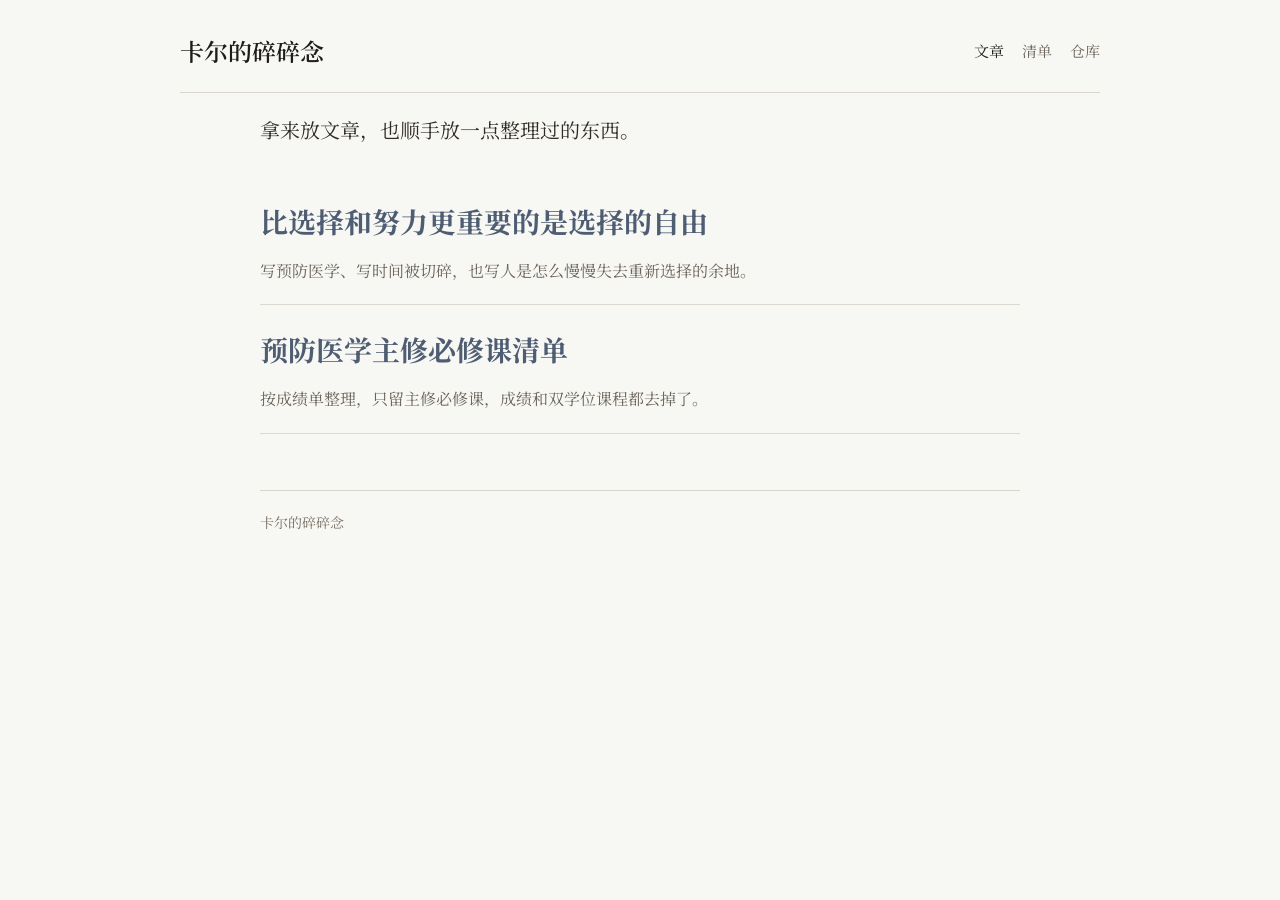
<file: index.html>
<!doctype html>
<html lang="zh-CN">
  <head>
    <meta charset="UTF-8" />
    <meta name="viewport" content="width=device-width, initial-scale=1.0" />
    <title>卡尔的碎碎念</title>
    <meta name="description" content="一个简单的个人博客，写一些关于专业、时间和自由的想法。" />
    <link rel="preconnect" href="https://fonts.googleapis.com" />
    <link rel="preconnect" href="https://fonts.gstatic.com" crossorigin />
    <link href="https://fonts.googleapis.com/css2?family=Noto+Serif+SC:wght@400;500;600;700&display=swap" rel="stylesheet" />
    <link rel="stylesheet" href="assets/site.css" />
  </head>
  <body>
    <main class="site-shell">
      <header class="site-header">
        <div class="site-title">卡尔的碎碎念</div>
        <nav class="site-nav">
          <a class="active" href="index.html">文章</a>
          <a href="notes/预防医学主修必修课清单.html">清单</a>
          <a href="https://github.com/enkarnur/mindlog" target="_blank" rel="noreferrer">仓库</a>
        </nav>
      </header>

      <div class="page-wrap">
        <p class="page-intro">拿来放文章，也顺手放一点整理过的东西。</p>

        <section class="post-list">
          <article class="post-item">
            <h2><a href="posts/比选择和努力更重要的是选择的自由.html">比选择和努力更重要的是选择的自由</a></h2>
            <p>写预防医学、写时间被切碎，也写人是怎么慢慢失去重新选择的余地。</p>
          </article>

          <article class="post-item">
            <h2><a href="notes/预防医学主修必修课清单.html">预防医学主修必修课清单</a></h2>
            <p>按成绩单整理，只留主修必修课，成绩和双学位课程都去掉了。</p>
          </article>
        </section>

        <footer class="site-footer">卡尔的碎碎念</footer>
      </div>
    </main>
  </body>
</html>
</file>
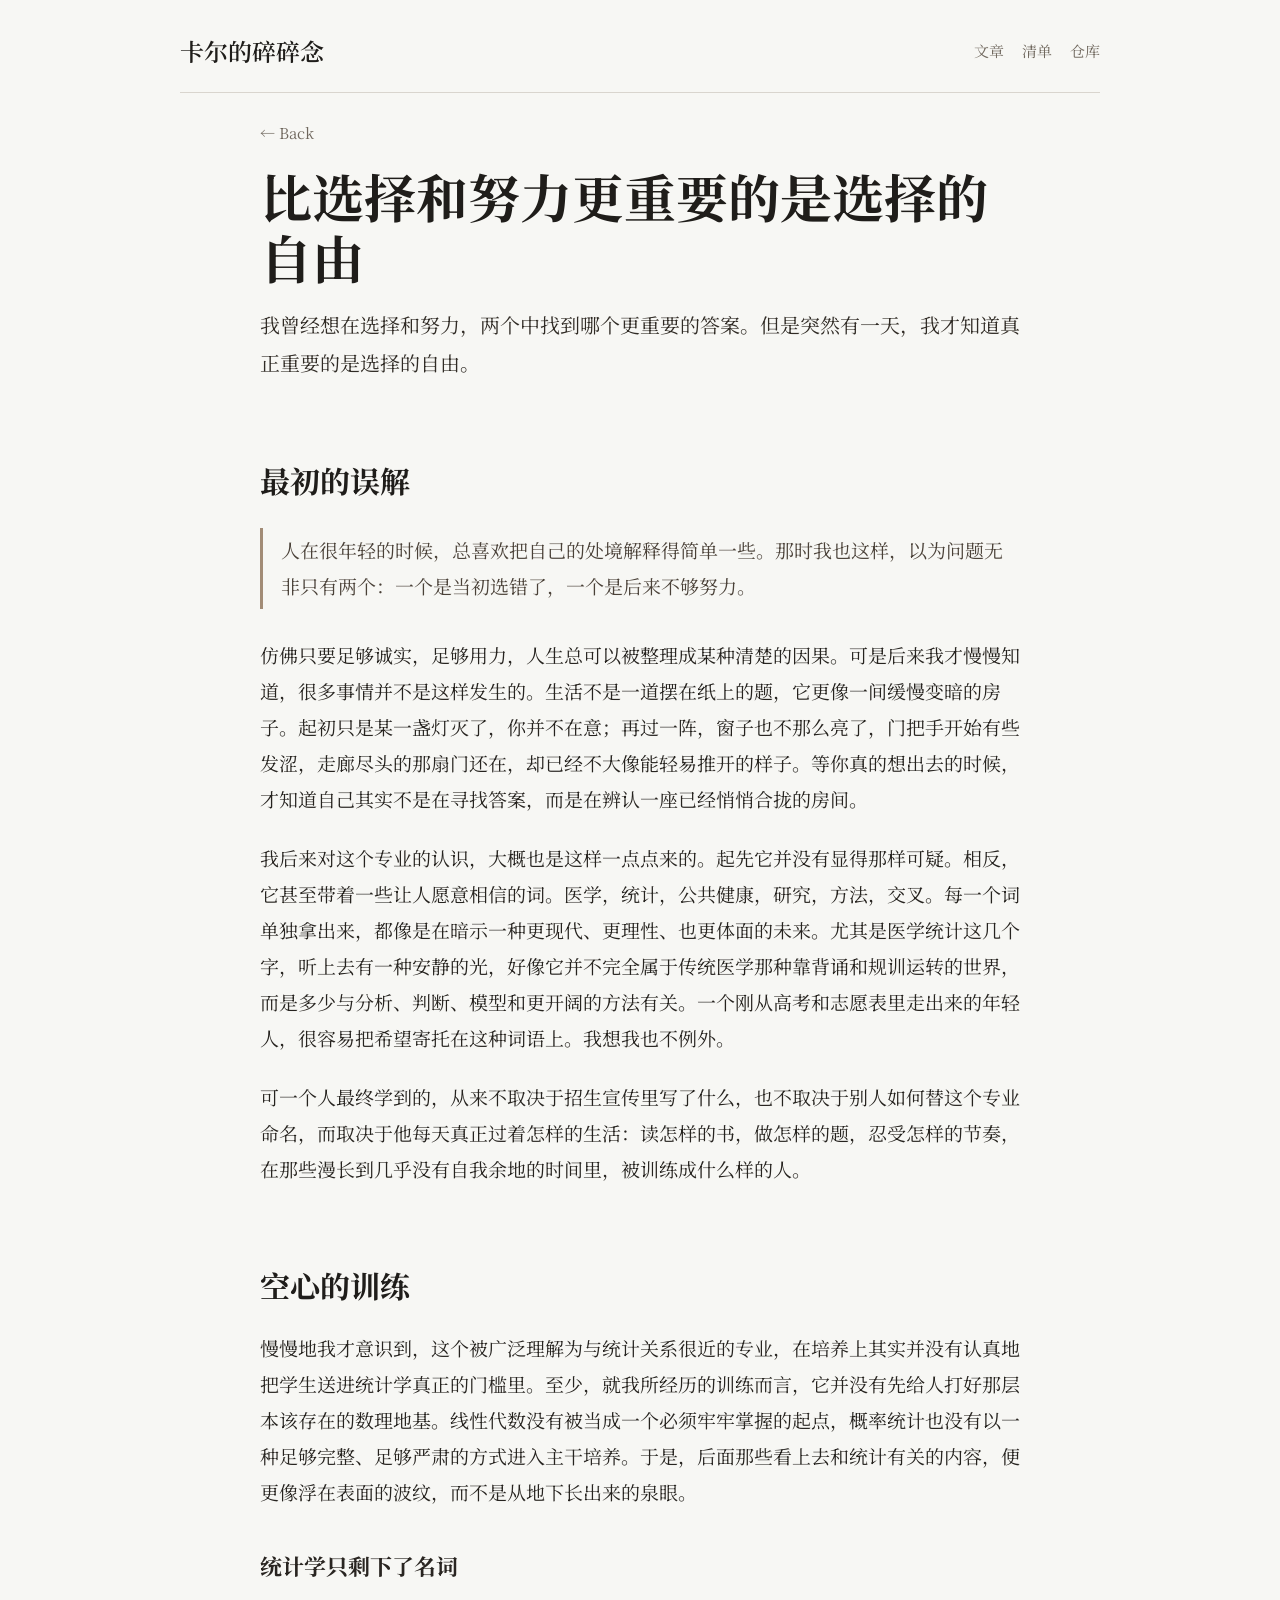
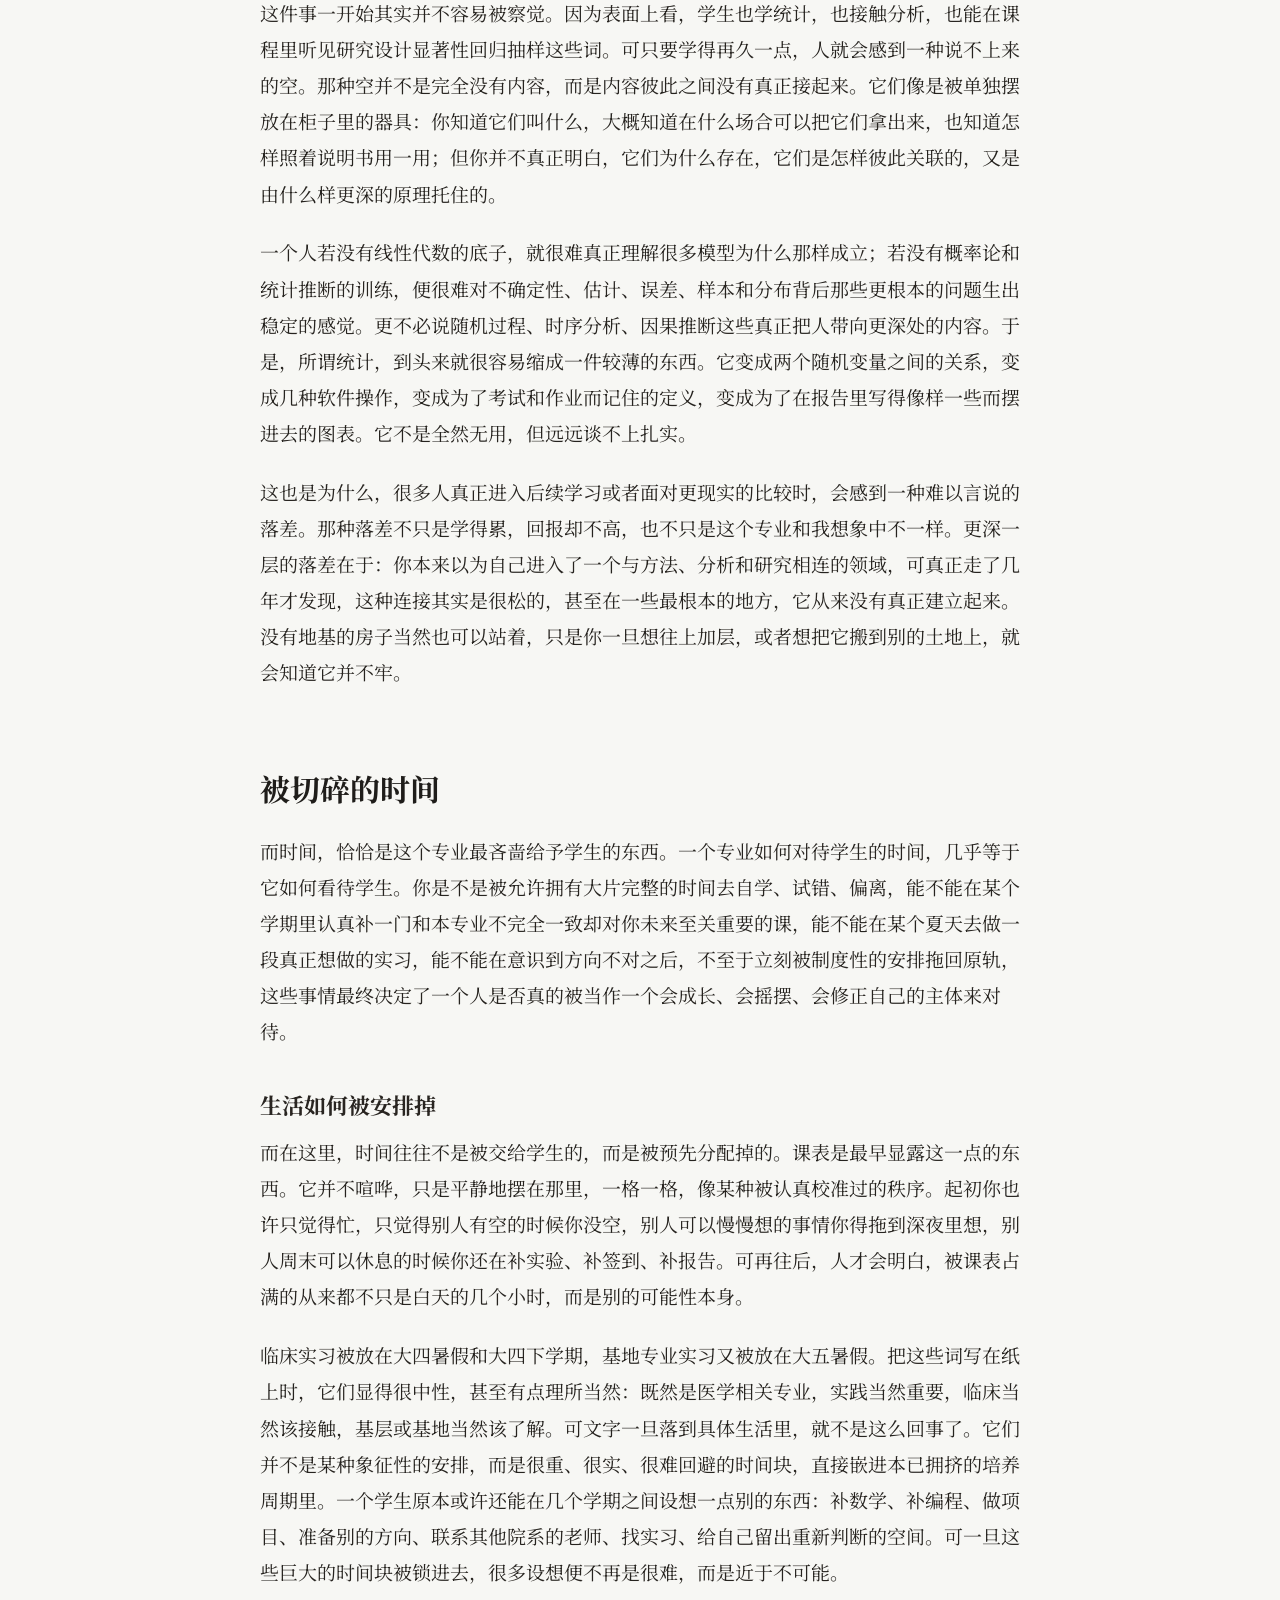
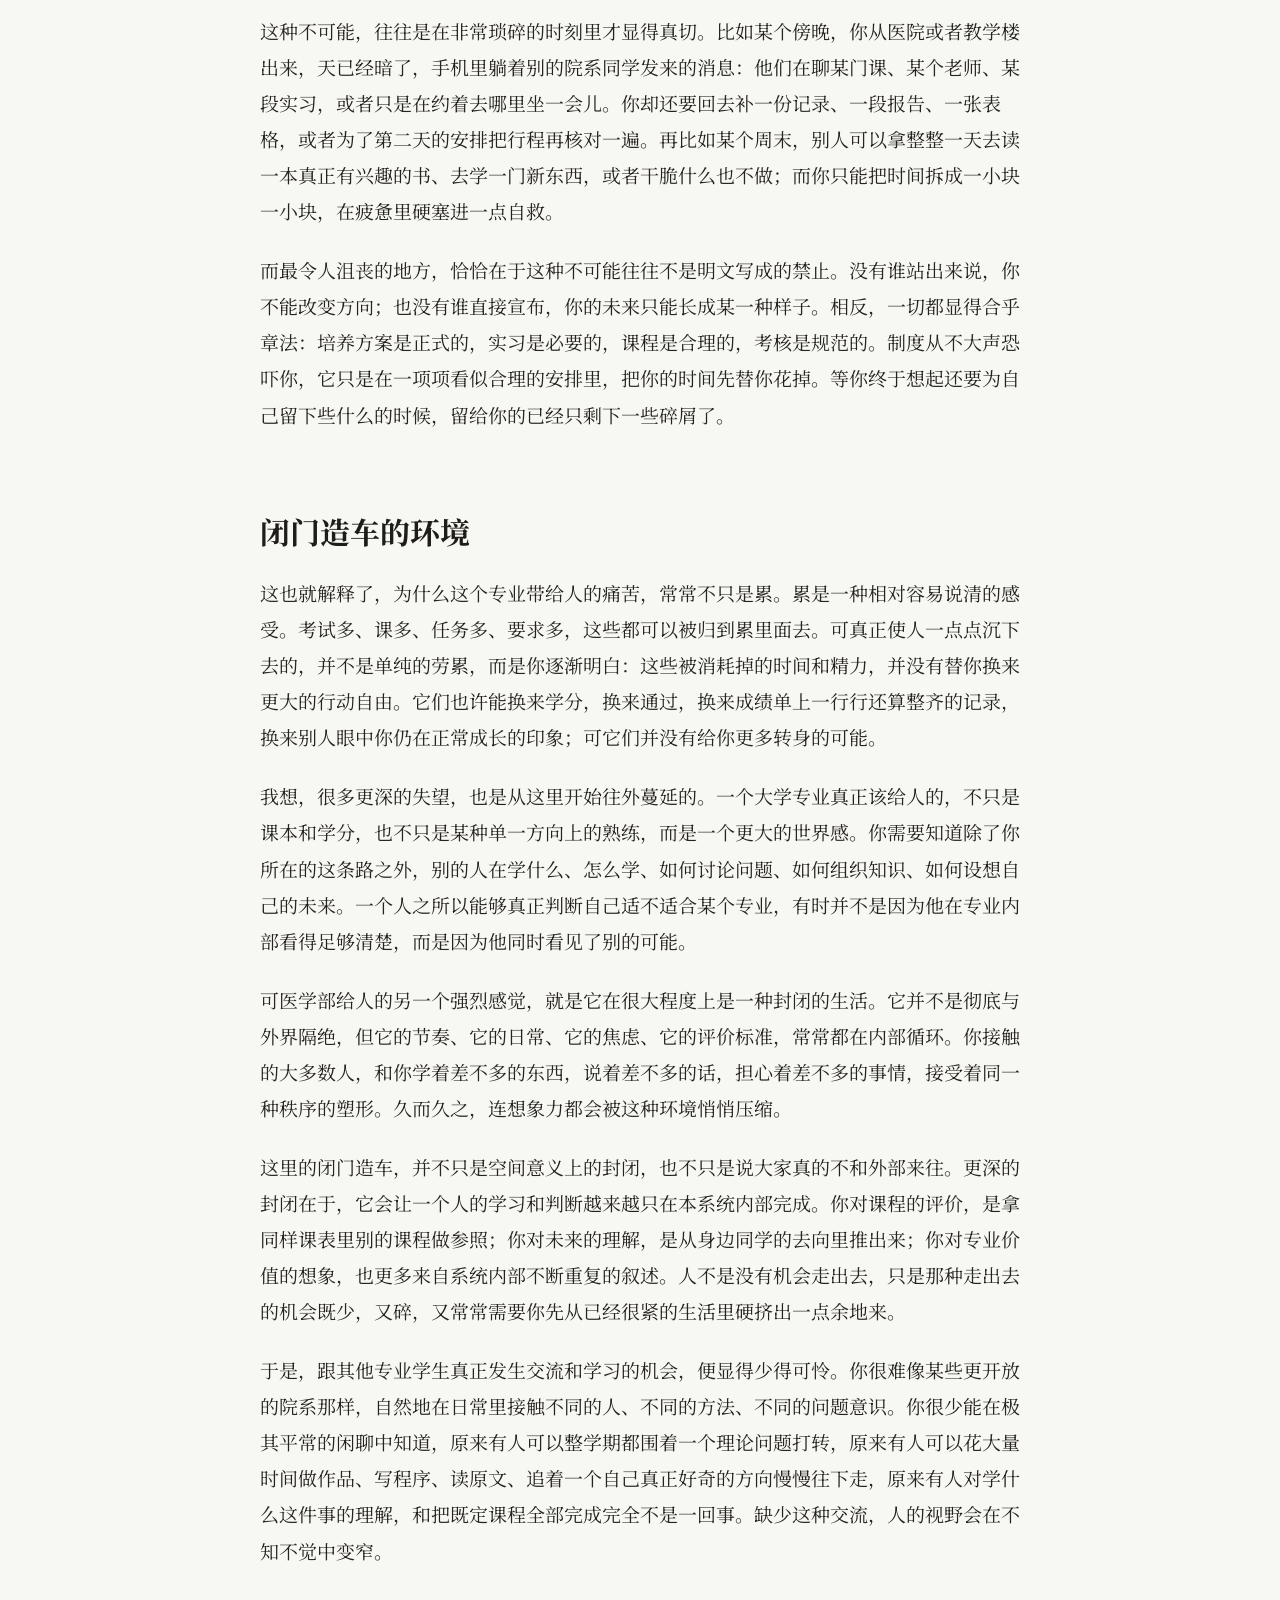
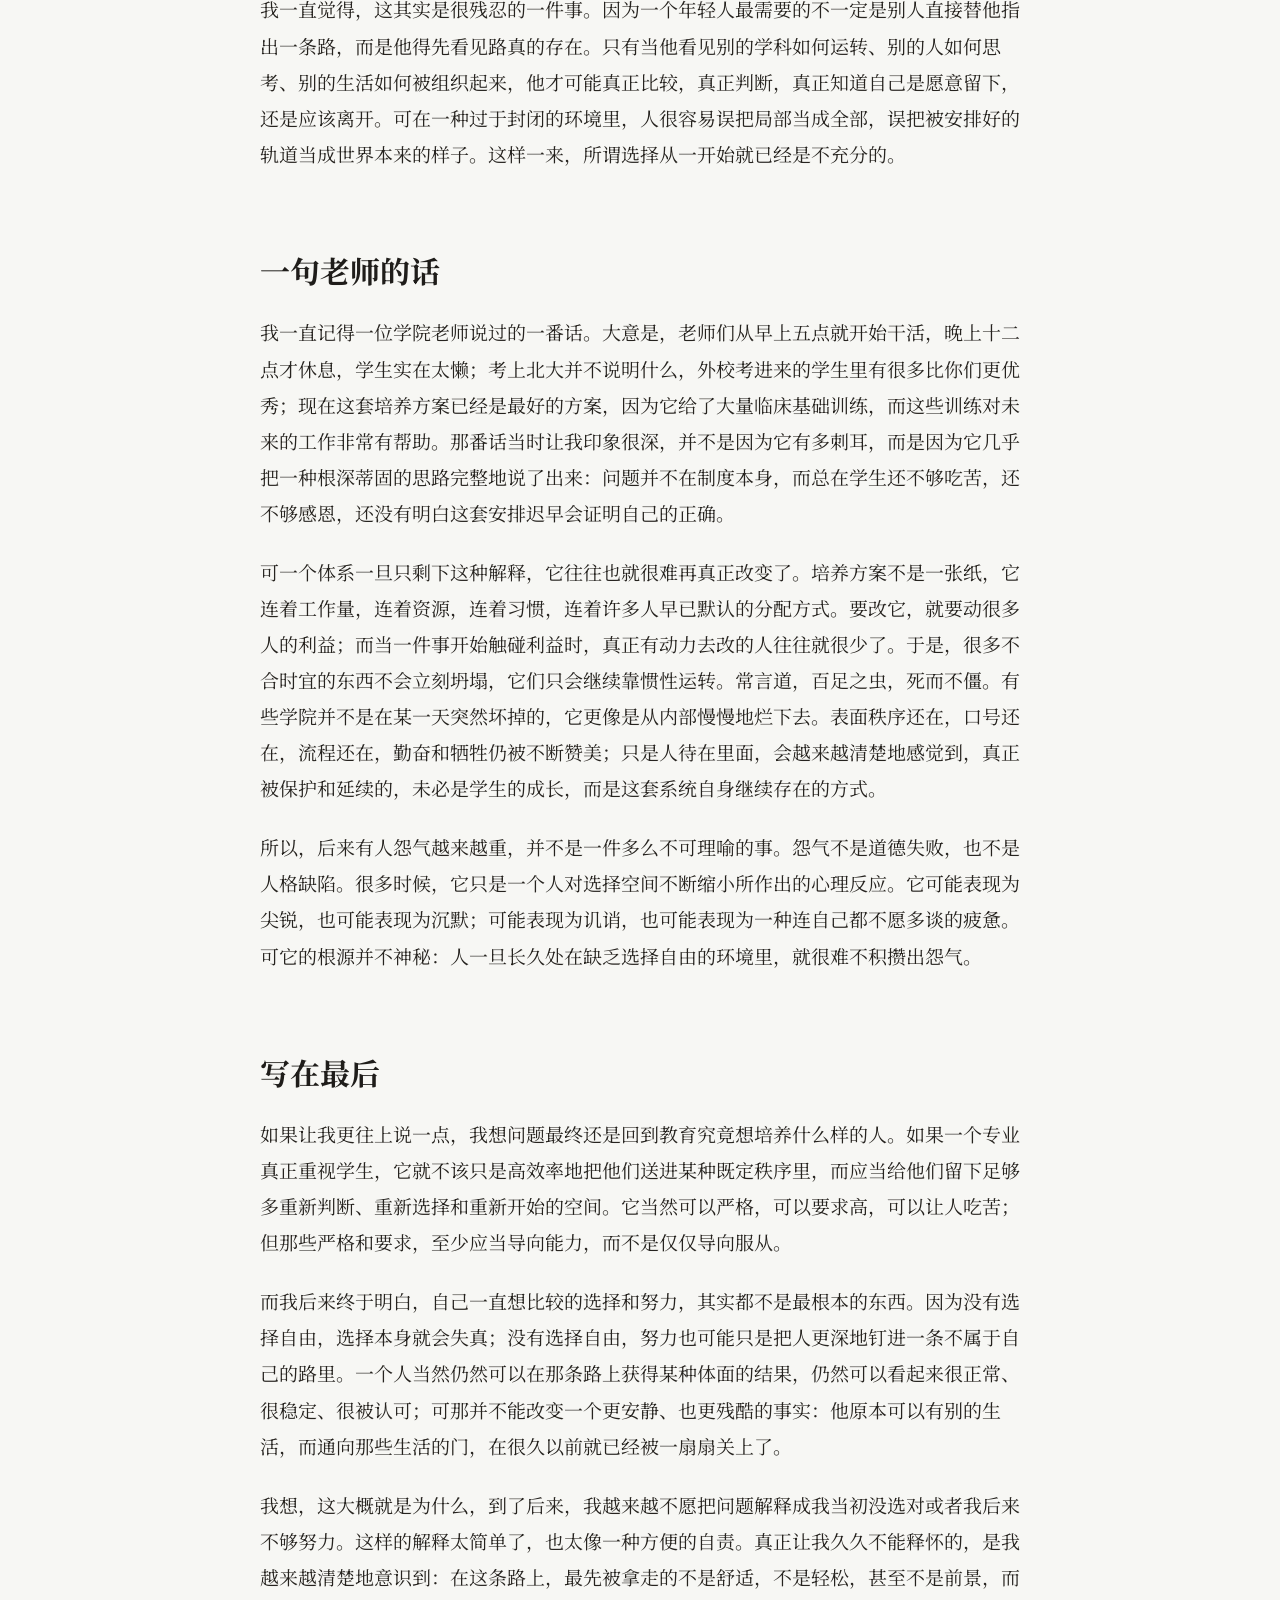
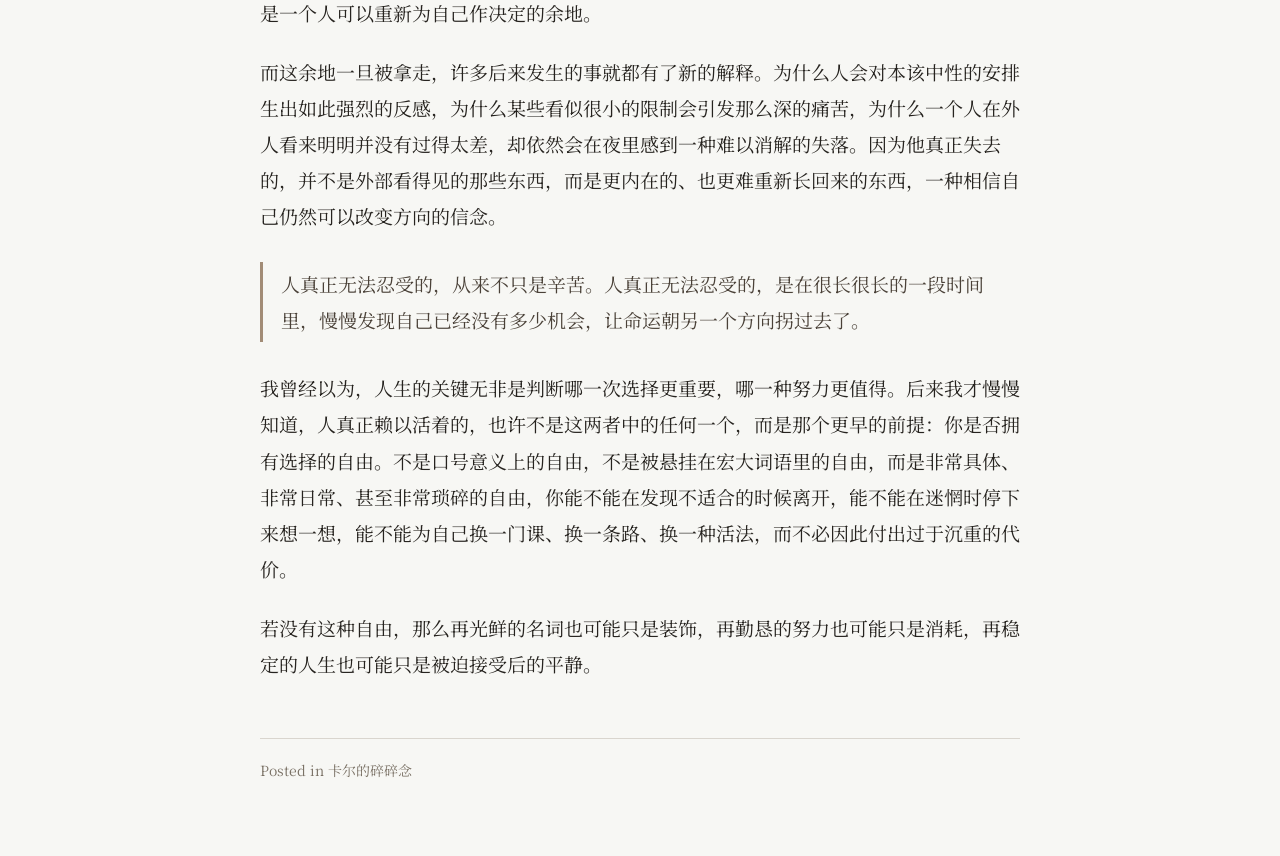
<file: posts/比选择和努力更重要的是选择的自由.html>
<!doctype html>
<html lang="zh-CN">
  <head>
    <meta charset="UTF-8" />
    <meta name="viewport" content="width=device-width, initial-scale=1.0" />
    <title>比选择和努力更重要的是选择的自由</title>
    <meta name="description" content="关于专业、时间、自由以及一个人如何慢慢失去重新判断命运方向余地的文章。" />
    <link rel="preconnect" href="https://fonts.googleapis.com" />
    <link rel="preconnect" href="https://fonts.gstatic.com" crossorigin />
    <link href="https://fonts.googleapis.com/css2?family=Noto+Serif+SC:wght@400;500;600;700&display=swap" rel="stylesheet" />
    <link rel="stylesheet" href="../assets/site.css" />
  </head>
  <body>
    <main class="site-shell">
      <header class="site-header">
        <div class="site-title">卡尔的碎碎念</div>
        <nav class="site-nav">
          <a href="../index.html">文章</a>
          <a href="../notes/预防医学主修必修课清单.html">清单</a>
          <a href="https://github.com/enkarnur/mindlog" target="_blank" rel="noreferrer">仓库</a>
        </nav>
      </header>

      <article class="page-wrap">
        <a class="back-link" href="../index.html">← Back</a>
        <h1 class="page-title">比选择和努力更重要的是选择的自由</h1>
        <p class="page-intro">我曾经想在选择和努力，两个中找到哪个更重要的答案。但是突然有一天，我才知道真正重要的是选择的自由。</p>

        <div class="article">
          <h2 id="misread">最初的误解</h2>
          <blockquote>
            人在很年轻的时候，总喜欢把自己的处境解释得简单一些。那时我也这样，以为问题无非只有两个：一个是当初选错了，一个是后来不够努力。
          </blockquote>
          <p>仿佛只要足够诚实，足够用力，人生总可以被整理成某种清楚的因果。可是后来我才慢慢知道，很多事情并不是这样发生的。生活不是一道摆在纸上的题，它更像一间缓慢变暗的房子。起初只是某一盏灯灭了，你并不在意；再过一阵，窗子也不那么亮了，门把手开始有些发涩，走廊尽头的那扇门还在，却已经不大像能轻易推开的样子。等你真的想出去的时候，才知道自己其实不是在寻找答案，而是在辨认一座已经悄悄合拢的房间。</p>
          <p>我后来对这个专业的认识，大概也是这样一点点来的。起先它并没有显得那样可疑。相反，它甚至带着一些让人愿意相信的词。医学，统计，公共健康，研究，方法，交叉。每一个词单独拿出来，都像是在暗示一种更现代、更理性、也更体面的未来。尤其是医学统计这几个字，听上去有一种安静的光，好像它并不完全属于传统医学那种靠背诵和规训运转的世界，而是多少与分析、判断、模型和更开阔的方法有关。一个刚从高考和志愿表里走出来的年轻人，很容易把希望寄托在这种词语上。我想我也不例外。</p>
          <p>可一个人最终学到的，从来不取决于招生宣传里写了什么，也不取决于别人如何替这个专业命名，而取决于他每天真正过着怎样的生活：读怎样的书，做怎样的题，忍受怎样的节奏，在那些漫长到几乎没有自我余地的时间里，被训练成什么样的人。</p>

          <h2 id="training">空心的训练</h2>
          <p>慢慢地我才意识到，这个被广泛理解为与统计关系很近的专业，在培养上其实并没有认真地把学生送进统计学真正的门槛里。至少，就我所经历的训练而言，它并没有先给人打好那层本该存在的数理地基。线性代数没有被当成一个必须牢牢掌握的起点，概率统计也没有以一种足够完整、足够严肃的方式进入主干培养。于是，后面那些看上去和统计有关的内容，便更像浮在表面的波纹，而不是从地下长出来的泉眼。</p>
          <h3 id="training-gap">统计学只剩下了名词</h3>
          <p>这件事一开始其实并不容易被察觉。因为表面上看，学生也学统计，也接触分析，也能在课程里听见研究设计显著性回归抽样这些词。可只要学得再久一点，人就会感到一种说不上来的空。那种空并不是完全没有内容，而是内容彼此之间没有真正接起来。它们像是被单独摆放在柜子里的器具：你知道它们叫什么，大概知道在什么场合可以把它们拿出来，也知道怎样照着说明书用一用；但你并不真正明白，它们为什么存在，它们是怎样彼此关联的，又是由什么样更深的原理托住的。</p>
          <p>一个人若没有线性代数的底子，就很难真正理解很多模型为什么那样成立；若没有概率论和统计推断的训练，便很难对不确定性、估计、误差、样本和分布背后那些更根本的问题生出稳定的感觉。更不必说随机过程、时序分析、因果推断这些真正把人带向更深处的内容。于是，所谓统计，到头来就很容易缩成一件较薄的东西。它变成两个随机变量之间的关系，变成几种软件操作，变成为了考试和作业而记住的定义，变成为了在报告里写得像样一些而摆进去的图表。它不是全然无用，但远远谈不上扎实。</p>
          <p>这也是为什么，很多人真正进入后续学习或者面对更现实的比较时，会感到一种难以言说的落差。那种落差不只是学得累，回报却不高，也不只是这个专业和我想象中不一样。更深一层的落差在于：你本来以为自己进入了一个与方法、分析和研究相连的领域，可真正走了几年才发现，这种连接其实是很松的，甚至在一些最根本的地方，它从来没有真正建立起来。没有地基的房子当然也可以站着，只是你一旦想往上加层，或者想把它搬到别的土地上，就会知道它并不牢。</p>

          <h2 id="time">被切碎的时间</h2>
          <p>而时间，恰恰是这个专业最吝啬给予学生的东西。一个专业如何对待学生的时间，几乎等于它如何看待学生。你是不是被允许拥有大片完整的时间去自学、试错、偏离，能不能在某个学期里认真补一门和本专业不完全一致却对你未来至关重要的课，能不能在某个夏天去做一段真正想做的实习，能不能在意识到方向不对之后，不至于立刻被制度性的安排拖回原轨，这些事情最终决定了一个人是否真的被当作一个会成长、会摇摆、会修正自己的主体来对待。</p>
          <h3 id="time-fragments">生活如何被安排掉</h3>
          <p>而在这里，时间往往不是被交给学生的，而是被预先分配掉的。课表是最早显露这一点的东西。它并不喧哗，只是平静地摆在那里，一格一格，像某种被认真校准过的秩序。起初你也许只觉得忙，只觉得别人有空的时候你没空，别人可以慢慢想的事情你得拖到深夜里想，别人周末可以休息的时候你还在补实验、补签到、补报告。可再往后，人才会明白，被课表占满的从来都不只是白天的几个小时，而是别的可能性本身。</p>
          <p>临床实习被放在大四暑假和大四下学期，基地专业实习又被放在大五暑假。把这些词写在纸上时，它们显得很中性，甚至有点理所当然：既然是医学相关专业，实践当然重要，临床当然该接触，基层或基地当然该了解。可文字一旦落到具体生活里，就不是这么回事了。它们并不是某种象征性的安排，而是很重、很实、很难回避的时间块，直接嵌进本已拥挤的培养周期里。一个学生原本或许还能在几个学期之间设想一点别的东西：补数学、补编程、做项目、准备别的方向、联系其他院系的老师、找实习、给自己留出重新判断的空间。可一旦这些巨大的时间块被锁进去，很多设想便不再是很难，而是近于不可能。</p>
          <p>这种不可能，往往是在非常琐碎的时刻里才显得真切。比如某个傍晚，你从医院或者教学楼出来，天已经暗了，手机里躺着别的院系同学发来的消息：他们在聊某门课、某个老师、某段实习，或者只是在约着去哪里坐一会儿。你却还要回去补一份记录、一段报告、一张表格，或者为了第二天的安排把行程再核对一遍。再比如某个周末，别人可以拿整整一天去读一本真正有兴趣的书、去学一门新东西，或者干脆什么也不做；而你只能把时间拆成一小块一小块，在疲惫里硬塞进一点自救。</p>
          <p>而最令人沮丧的地方，恰恰在于这种不可能往往不是明文写成的禁止。没有谁站出来说，你不能改变方向；也没有谁直接宣布，你的未来只能长成某一种样子。相反，一切都显得合乎章法：培养方案是正式的，实习是必要的，课程是合理的，考核是规范的。制度从不大声恐吓你，它只是在一项项看似合理的安排里，把你的时间先替你花掉。等你终于想起还要为自己留下些什么的时候，留给你的已经只剩下一些碎屑了。</p>

          <h2 id="closed">闭门造车的环境</h2>
          <p>这也就解释了，为什么这个专业带给人的痛苦，常常不只是累。累是一种相对容易说清的感受。考试多、课多、任务多、要求多，这些都可以被归到累里面去。可真正使人一点点沉下去的，并不是单纯的劳累，而是你逐渐明白：这些被消耗掉的时间和精力，并没有替你换来更大的行动自由。它们也许能换来学分，换来通过，换来成绩单上一行行还算整齐的记录，换来别人眼中你仍在正常成长的印象；可它们并没有给你更多转身的可能。</p>
          <p>我想，很多更深的失望，也是从这里开始往外蔓延的。一个大学专业真正该给人的，不只是课本和学分，也不只是某种单一方向上的熟练，而是一个更大的世界感。你需要知道除了你所在的这条路之外，别的人在学什么、怎么学、如何讨论问题、如何组织知识、如何设想自己的未来。一个人之所以能够真正判断自己适不适合某个专业，有时并不是因为他在专业内部看得足够清楚，而是因为他同时看见了别的可能。</p>
          <p>可医学部给人的另一个强烈感觉，就是它在很大程度上是一种封闭的生活。它并不是彻底与外界隔绝，但它的节奏、它的日常、它的焦虑、它的评价标准，常常都在内部循环。你接触的大多数人，和你学着差不多的东西，说着差不多的话，担心着差不多的事情，接受着同一种秩序的塑形。久而久之，连想象力都会被这种环境悄悄压缩。</p>
          <p>这里的闭门造车，并不只是空间意义上的封闭，也不只是说大家真的不和外部来往。更深的封闭在于，它会让一个人的学习和判断越来越只在本系统内部完成。你对课程的评价，是拿同样课表里别的课程做参照；你对未来的理解，是从身边同学的去向里推出来；你对专业价值的想象，也更多来自系统内部不断重复的叙述。人不是没有机会走出去，只是那种走出去的机会既少，又碎，又常常需要你先从已经很紧的生活里硬挤出一点余地来。</p>
          <p>于是，跟其他专业学生真正发生交流和学习的机会，便显得少得可怜。你很难像某些更开放的院系那样，自然地在日常里接触不同的人、不同的方法、不同的问题意识。你很少能在极其平常的闲聊中知道，原来有人可以整学期都围着一个理论问题打转，原来有人可以花大量时间做作品、写程序、读原文、追着一个自己真正好奇的方向慢慢往下走，原来有人对学什么这件事的理解，和把既定课程全部完成完全不是一回事。缺少这种交流，人的视野会在不知不觉中变窄。</p>
          <p>我一直觉得，这其实是很残忍的一件事。因为一个年轻人最需要的不一定是别人直接替他指出一条路，而是他得先看见路真的存在。只有当他看见别的学科如何运转、别的人如何思考、别的生活如何被组织起来，他才可能真正比较，真正判断，真正知道自己是愿意留下，还是应该离开。可在一种过于封闭的环境里，人很容易误把局部当成全部，误把被安排好的轨道当成世界本来的样子。这样一来，所谓选择从一开始就已经是不充分的。</p>

          <h2 id="teacher">一句老师的话</h2>
          <p>我一直记得一位学院老师说过的一番话。大意是，老师们从早上五点就开始干活，晚上十二点才休息，学生实在太懒；考上北大并不说明什么，外校考进来的学生里有很多比你们更优秀；现在这套培养方案已经是最好的方案，因为它给了大量临床基础训练，而这些训练对未来的工作非常有帮助。那番话当时让我印象很深，并不是因为它有多刺耳，而是因为它几乎把一种根深蒂固的思路完整地说了出来：问题并不在制度本身，而总在学生还不够吃苦，还不够感恩，还没有明白这套安排迟早会证明自己的正确。</p>
          <p>可一个体系一旦只剩下这种解释，它往往也就很难再真正改变了。培养方案不是一张纸，它连着工作量，连着资源，连着习惯，连着许多人早已默认的分配方式。要改它，就要动很多人的利益；而当一件事开始触碰利益时，真正有动力去改的人往往就很少了。于是，很多不合时宜的东西不会立刻坍塌，它们只会继续靠惯性运转。常言道，百足之虫，死而不僵。有些学院并不是在某一天突然坏掉的，它更像是从内部慢慢地烂下去。表面秩序还在，口号还在，流程还在，勤奋和牺牲仍被不断赞美；只是人待在里面，会越来越清楚地感觉到，真正被保护和延续的，未必是学生的成长，而是这套系统自身继续存在的方式。</p>
          <p>所以，后来有人怨气越来越重，并不是一件多么不可理喻的事。怨气不是道德失败，也不是人格缺陷。很多时候，它只是一个人对选择空间不断缩小所作出的心理反应。它可能表现为尖锐，也可能表现为沉默；可能表现为讥诮，也可能表现为一种连自己都不愿多谈的疲惫。可它的根源并不神秘：人一旦长久处在缺乏选择自由的环境里，就很难不积攒出怨气。</p>

          <h2 id="ending">写在最后</h2>
          <p>如果让我更往上说一点，我想问题最终还是回到教育究竟想培养什么样的人。如果一个专业真正重视学生，它就不该只是高效率地把他们送进某种既定秩序里，而应当给他们留下足够多重新判断、重新选择和重新开始的空间。它当然可以严格，可以要求高，可以让人吃苦；但那些严格和要求，至少应当导向能力，而不是仅仅导向服从。</p>
          <p>而我后来终于明白，自己一直想比较的选择和努力，其实都不是最根本的东西。因为没有选择自由，选择本身就会失真；没有选择自由，努力也可能只是把人更深地钉进一条不属于自己的路里。一个人当然仍然可以在那条路上获得某种体面的结果，仍然可以看起来很正常、很稳定、很被认可；可那并不能改变一个更安静、也更残酷的事实：他原本可以有别的生活，而通向那些生活的门，在很久以前就已经被一扇扇关上了。</p>
          <p>我想，这大概就是为什么，到了后来，我越来越不愿把问题解释成我当初没选对或者我后来不够努力。这样的解释太简单了，也太像一种方便的自责。真正让我久久不能释怀的，是我越来越清楚地意识到：在这条路上，最先被拿走的不是舒适，不是轻松，甚至不是前景，而是一个人可以重新为自己作决定的余地。</p>
          <p>而这余地一旦被拿走，许多后来发生的事就都有了新的解释。为什么人会对本该中性的安排生出如此强烈的反感，为什么某些看似很小的限制会引发那么深的痛苦，为什么一个人在外人看来明明并没有过得太差，却依然会在夜里感到一种难以消解的失落。因为他真正失去的，并不是外部看得见的那些东西，而是更内在的、也更难重新长回来的东西，一种相信自己仍然可以改变方向的信念。</p>
          <blockquote>人真正无法忍受的，从来不只是辛苦。人真正无法忍受的，是在很长很长的一段时间里，慢慢发现自己已经没有多少机会，让命运朝另一个方向拐过去了。</blockquote>
          <p>我曾经以为，人生的关键无非是判断哪一次选择更重要，哪一种努力更值得。后来我才慢慢知道，人真正赖以活着的，也许不是这两者中的任何一个，而是那个更早的前提：你是否拥有选择的自由。不是口号意义上的自由，不是被悬挂在宏大词语里的自由，而是非常具体、非常日常、甚至非常琐碎的自由，你能不能在发现不适合的时候离开，能不能在迷惘时停下来想一想，能不能为自己换一门课、换一条路、换一种活法，而不必因此付出过于沉重的代价。</p>
          <p>若没有这种自由，那么再光鲜的名词也可能只是装饰，再勤恳的努力也可能只是消耗，再稳定的人生也可能只是被迫接受后的平静。</p>
        </div>

        <footer class="site-footer">Posted in 卡尔的碎碎念</footer>
      </article>
    </main>
    <script src="../assets/site.js"></script>
  </body>
</html>
</file>
<file: assets/site.css>
html {
  scroll-behavior: smooth;
}

body {
  margin: 0;
  background: #f7f7f4;
  color: #26231f;
  font-family: "Noto Serif SC", "PingFang SC", serif;
  line-height: 1.9;
}

a {
  color: #4f5d73;
  text-decoration: none;
}

a:hover {
  text-decoration: underline;
}

img {
  max-width: 100%;
}

.site-shell {
  max-width: 920px;
  margin: 0 auto;
  padding: 28px 20px 72px;
}

.site-header {
  display: flex;
  justify-content: space-between;
  align-items: center;
  gap: 16px;
  padding-bottom: 18px;
  border-bottom: 1px solid #d9d5ce;
}

.site-title {
  font-size: 24px;
  font-weight: 600;
  color: #1f1d1a;
}

.site-nav {
  display: flex;
  gap: 18px;
  flex-wrap: wrap;
  font-size: 15px;
  color: #6f675d;
}

.site-nav a {
  color: inherit;
}

.site-nav a.active {
  color: #1f1d1a;
}

.page-wrap {
  max-width: 760px;
  margin: 0 auto;
}

.back-link {
  display: inline-block;
  margin: 26px 0 18px;
  font-size: 15px;
  color: #6f675d;
}

.page-title {
  margin: 0;
  font-size: clamp(34px, 5vw, 52px);
  line-height: 1.18;
  color: #1f1d1a;
}

.page-meta {
  margin-top: 14px;
  color: #7a7165;
  font-size: 15px;
}

.page-intro {
  margin-top: 18px;
  font-size: 20px;
  color: #302b25;
}

.toc {
  margin: 34px 0 40px;
  padding: 22px 26px;
  border: 1px solid #ddd8cf;
  background: #fbfaf7;
}

.toc-title {
  margin: 0 0 14px;
  font-size: 14px;
  letter-spacing: 0.06em;
  color: #72695f;
  text-transform: uppercase;
}

.toc ul {
  margin: 0;
  padding-left: 20px;
}

.toc li {
  margin: 6px 0;
}

.article {
  font-size: 19px;
}

.article p {
  margin: 0 0 1.2em;
}

.article h2 {
  margin: 2.6em 0 0.8em;
  font-size: 30px;
  line-height: 1.35;
  color: #1f1d1a;
}

.article h3 {
  margin: 1.8em 0 0.6em;
  font-size: 22px;
  line-height: 1.45;
  color: #292521;
}

.article blockquote {
  margin: 28px 0;
  padding: 4px 0 4px 18px;
  border-left: 3px solid #a28c76;
  color: #4a4138;
}

.article hr {
  margin: 42px 0;
  border: 0;
  border-top: 1px solid #ded8d0;
}

.post-list {
  margin-top: 28px;
}

.post-item {
  padding: 18px 0;
  border-bottom: 1px solid #ddd8cf;
}

.post-item h2 {
  margin: 0 0 8px;
  font-size: 28px;
}

.post-item p {
  margin: 0;
  color: #6b645b;
}

.post-item .meta {
  margin-top: 10px;
  font-size: 14px;
  color: #867766;
}

.note-area {
  margin-top: 30px;
}

.note-area table {
  width: 100%;
  border-collapse: collapse;
  margin: 20px 0 34px;
  background: #fbfaf7;
}

.note-area th,
.note-area td {
  padding: 12px 14px;
  border: 1px solid #ddd8cf;
  text-align: left;
  font-size: 15px;
}

.note-area th {
  background: #f1ede7;
}

.site-footer {
  margin-top: 56px;
  padding-top: 18px;
  border-top: 1px solid #d9d5ce;
  color: #7a7165;
  font-size: 14px;
}

@media (max-width: 720px) {
  .site-header {
    flex-direction: column;
    align-items: flex-start;
  }

  .page-intro {
    font-size: 18px;
  }

  .article {
    font-size: 17px;
  }
}
</file>
